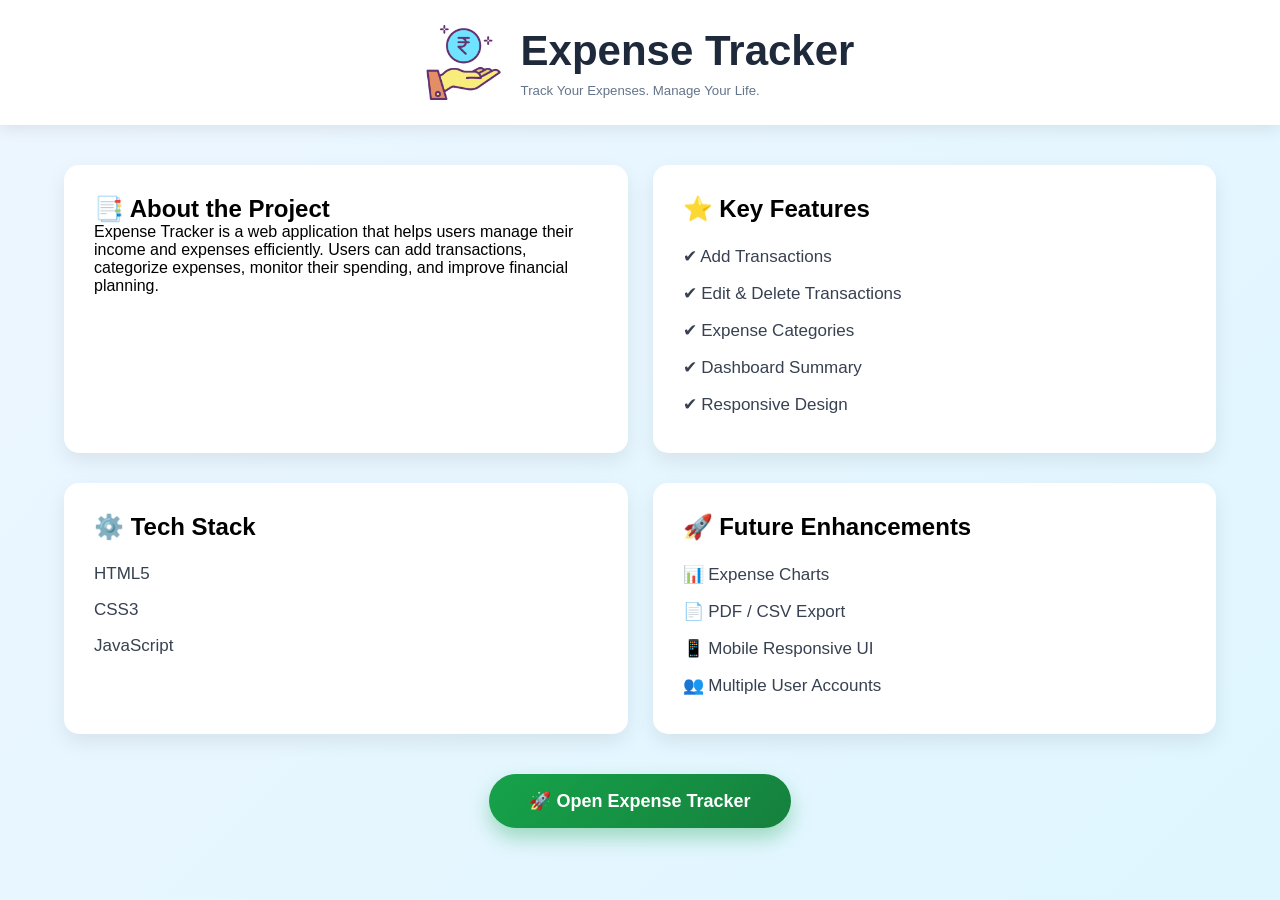
<file: index.html>
<!doctype html>
<html lang="en">
  <head>
    <meta charset="UTF-8" />
    <meta name="viewport" content="width=device-width, initial-scale=1.0" />
    <title>Expense Tracker</title>

    <link rel="stylesheet" href="styles.css" />
  </head>
  <body>
    <!-- Header -->
    <header>
      <img src="ruppee.jpg" alt="Expense Tracker Logo" class="exSym" />

      <div class="title">
        <h1>Expense Tracker</h1>
        <h5>Track Your Expenses. Manage Your Life.</h5>
      </div>
    </header>

    <!-- Project Cards -->
    <div class="container">
      <div class="card">
        <section>
          <h1>📑 About the Project</h1>

          <p>
            Expense Tracker is a web application that helps users manage their
            income and expenses efficiently. Users can add transactions,
            categorize expenses, monitor their spending, and improve financial
            planning.
          </p>
        </section>

        <section>
          <h1>⭐ Key Features</h1>

          <ul>
            <li>✔ Add Transactions</li>
            <li>✔ Edit & Delete Transactions</li>
            <li>✔ Expense Categories</li>
            <li>✔ Dashboard Summary</li>
            <li>✔ Responsive Design</li>
          </ul>
        </section>
      </div>

      <div class="card">
        <section>
          <h1>⚙️ Tech Stack</h1>

          <ul>
            <li>HTML5</li>
            <li>CSS3</li>
            <li>JavaScript</li>
          </ul>
        </section>

        <section>
          <h1>🚀 Future Enhancements</h1>

          <ul>
            <li>📊 Expense Charts</li>
            <li>📄 PDF / CSV Export</li>
            <li>📱 Mobile Responsive UI</li>
            <li>👥 Multiple User Accounts</li>
          </ul>
        </section>
      </div>

      <button class="left-remove">🚀 Open Expense Tracker</button>
    </div>

    <script src="index.js"></script>
  </body>
</html>
</file>
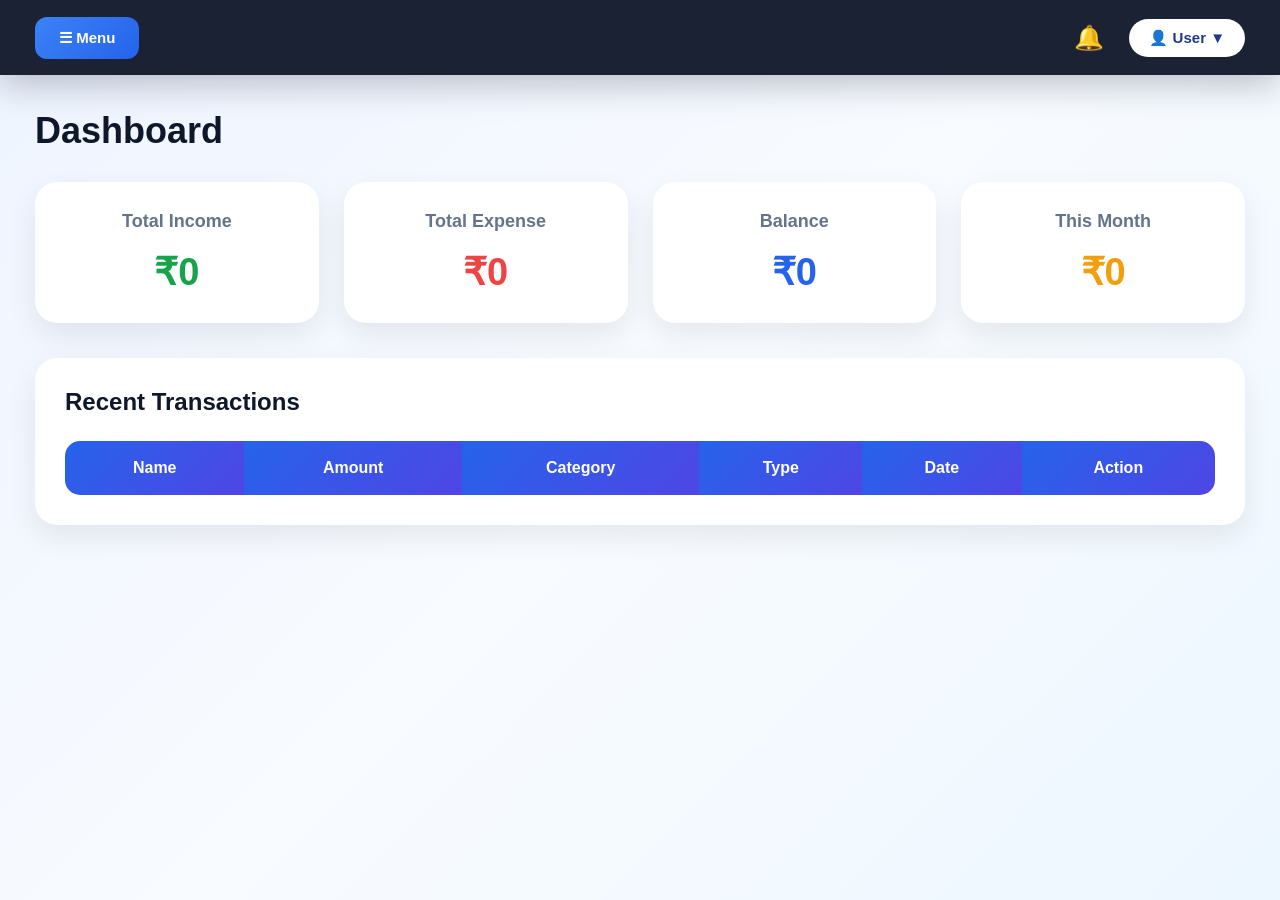
<file: dash.html>
<!doctype html>
<html lang="en">
  <head>
    <meta charset="UTF-8" />
    <meta name="viewport" content="width=device-width, initial-scale=1.0" />
    <title>Expense Tracker Dashboard</title>

    <link rel="stylesheet" href="dashboard.css" />
  </head>

  <body>
    <!-- Navbar -->
    <nav>
      <button class="menu">☰ Menu</button>

      <div class="nav-right">
        <span class="notification">🔔</span>

        <button class="profile">👤 User ▼</button>
      </div>
    </nav>

    <!-- Profile Menu -->

    <div class="rightbar inactive">
      <h3>👤 My Profile</h3>
      <h3>✏️ Update Profile</h3>
      <h3>👥 Manage Profiles</h3>
      <h3 class="logout">🚪 Logout</h3>
    </div>

    <div class="main">
      <!-- Sidebar -->

      <div class="sidebar inactive">
        <h3>🏠 Dashboard</h3>

        <h3 class="recent">💳 Transactions</h3>

        <h3 class="transact">➕ Add Transaction</h3>

        <h3>📂 Categories</h3>

        <h3>📊 Reports</h3>
      </div>

      <!-- Main Content -->

      <div class="content">
        <h1>Dashboard</h1>

        <!-- Dashboard Cards -->

        <div class="dash">
          <section>
            <h3>Total Income</h3>
            <h2 class="income">₹0</h2>
          </section>

          <section>
            <h3>Total Expense</h3>
            <h2 class="expense">₹0</h2>
          </section>

          <section>
            <h3>Balance</h3>
            <h2 class="balance">₹0</h2>
          </section>

          <section>
            <h3>This Month</h3>
            <h2 class="month">₹0</h2>
          </section>
        </div>

        <!-- Recent Transactions -->

        <div class="overview">
          <h2>Recent Transactions</h2>

          <table>
            <thead>
              <tr>
                <th>Name</th>
                <th>Amount</th>
                <th>Category</th>
                <th>Type</th>
                <th>Date</th>
                <th>Action</th>
              </tr>
            </thead>

            <tbody id="Transaction-add-tab"></tbody>
          </table>
        </div>

        <!-- Add Transaction Popup -->

        <div class="add-container inactive">
          <h2>Add Transaction</h2>

          <section class="transaction-form">
            <label for="name"> Transaction Name </label>

            <input
              type="text"
              id="name"
              placeholder="Ex: Salary, Petrol, Food"
            />

            <label for="amount"> Amount </label>

            <input type="number" id="amount" placeholder="Enter Amount" />

            <label for="category"> Category </label>

            <select id="category">
              <option value="">-- Select Category --</option>

              <option value="Salary">💸 Salary</option>

              <option value="Food">🍔 Food</option>

              <option value="Grocery">🛒 Grocery</option>

              <option value="Transportation">🚌 Transportation</option>

              <option value="Fuel">⛽ Fuel</option>

              <option value="Water Bill">💧 Water Bill</option>

              <option value="Healthcare">🏥 Healthcare</option>

              <option value="Entertainment">🎬 Entertainment</option>

              <option value="Other">📦 Other</option>
            </select>

            <label> Transaction Type </label>

            <div class="radio-group">
              <input type="radio" id="income" name="type" value="Income" />

              <label for="income"> Income </label>

              <input type="radio" id="expense" name="type" value="Expense" />

              <label for="expense"> Expense </label>
            </div>

            <label for="date"> Date </label>

            <input type="date" id="date" />

            <button type="button" id="addBtn" class="addBtn">
              ➕ Add Transaction
            </button>
          </section>
        </div>
      </div>
    </div>

    <script src="dashboard.js"></script>
    <script src="add.js"></script>
  </body>
</html>
</file>
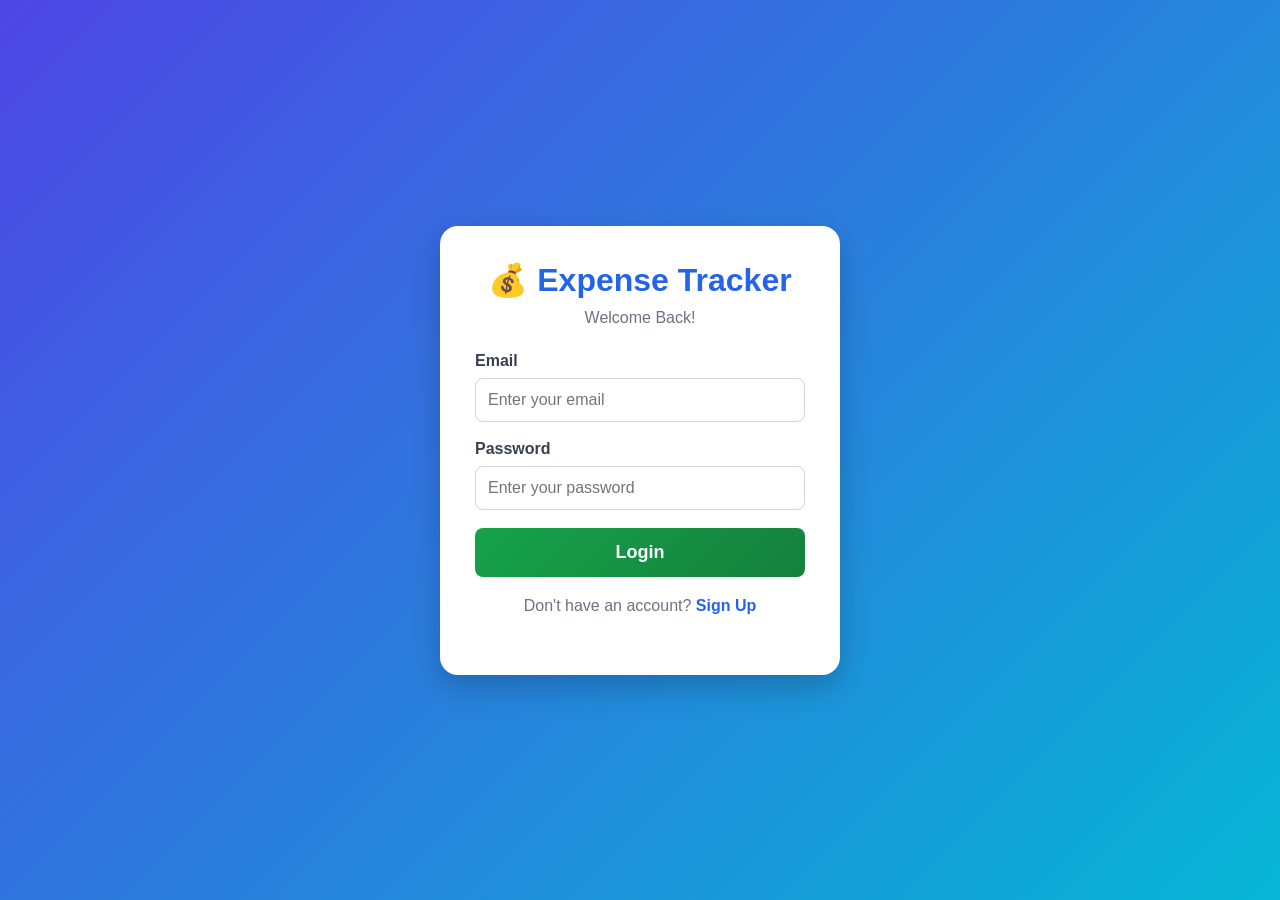
<file: login.html>
<!doctype html>
<html lang="en">
  <head>
    <meta charset="UTF-8" />
    <meta name="viewport" content="width=device-width, initial-scale=1.0" />
    <title>Login - Expense Tracker</title>

    <link rel="stylesheet" href="auth.css" />
  </head>

  <body>
    <div class="login-container">
      <div class="login-card">
        <h1>💰 Expense Tracker</h1>

        <p>Welcome Back!</p>

        <form>
          <div class="input-box">
            <label>Email</label>
            <input
              type="email"
              id="email"
              placeholder="Enter your email"
              required
            />
          </div>

          <div class="input-box">
            <label>Password</label>
            <input
              type="password"
              id="password"
              placeholder="Enter your password"
              required
            />
          </div>

          <button type="button" class="login-btn">Login</button>
        </form>

        <p class="signup-text">
          Don't have an account?
          <a href="signup.html">Sign Up</a>
        </p>
      </div>
    </div>

    <script src="login.js"></script>
  </body>
</html>
</file>
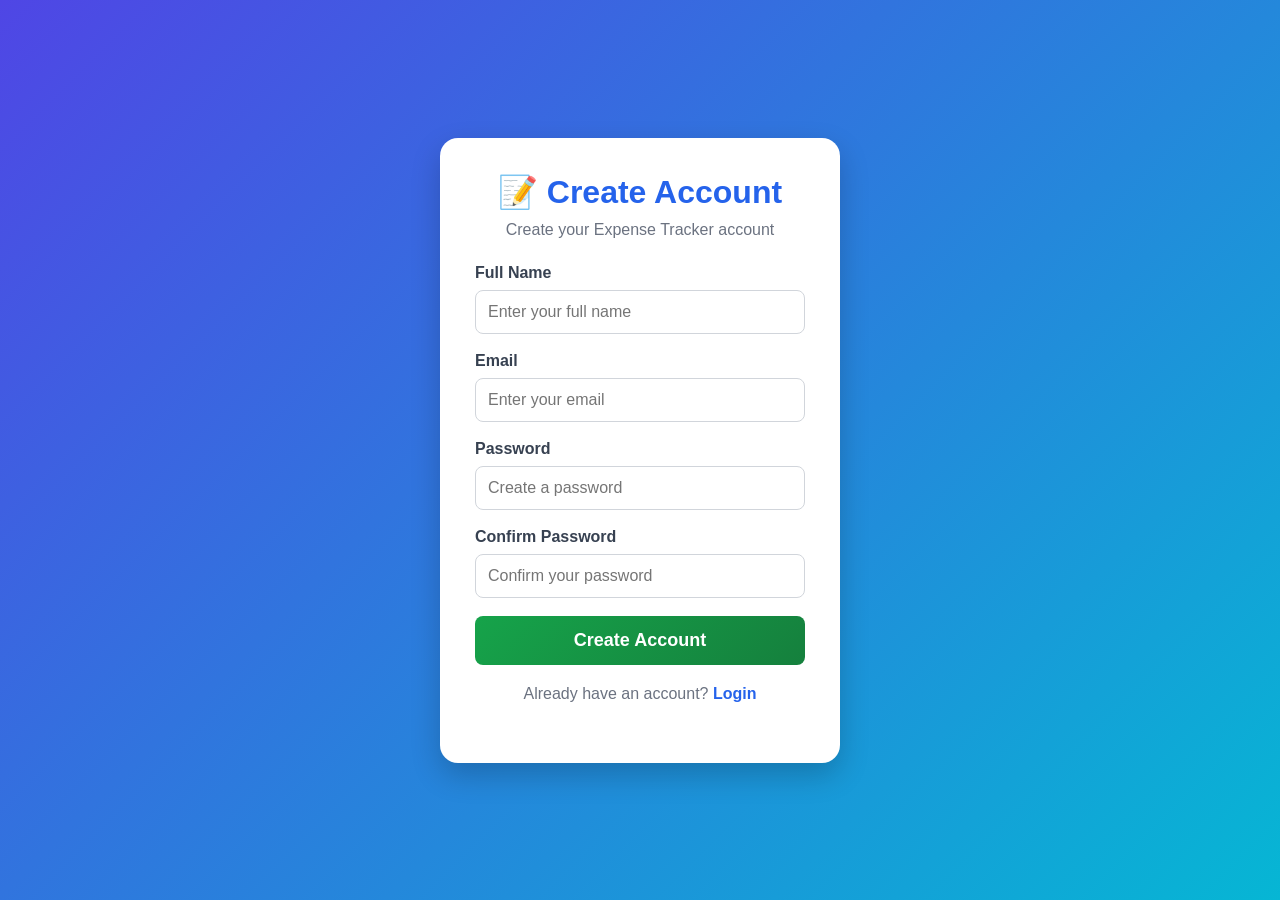
<file: signup.html>
<!doctype html>
<html lang="en">
  <head>
    <meta charset="UTF-8" />
    <meta name="viewport" content="width=device-width, initial-scale=1.0" />
    <title>Sign Up - Expense Tracker</title>

    <link rel="stylesheet" href="auth.css" />
  </head>

  <body>
    <div class="login-container">
      <div class="login-card">
        <h1>📝 Create Account</h1>

        <p>Create your Expense Tracker account</p>

        <form>
          <div class="input-box">
            <label>Full Name</label>
            <input
              type="text"
              id="name"
              placeholder="Enter your full name"
              required
            />
          </div>

          <div class="input-box">
            <label>Email</label>
            <input
              type="email"
              id="email"
              placeholder="Enter your email"
              required
            />
          </div>

          <div class="input-box">
            <label>Password</label>
            <input
              type="password"
              id="password"
              placeholder="Create a password"
              required
            />
          </div>

          <div class="input-box">
            <label>Confirm Password</label>
            <input
              type="password"
              id="confirmPassword"
              placeholder="Confirm your password"
              required
            />
          </div>

          <button type="button" class="signup-btn">Create Account</button>
        </form>

        <p class="signup-text">
          Already have an account?
          <a href="login.html">Login</a>
        </p>
      </div>
    </div>

    <script src="signup.js"></script>
  </body>
</html>
</file>
<file: styles.css>
* {
  margin: 0;
  padding: 0;
  box-sizing: border-box;
  font-family: "Segoe UI", Tahoma, Geneva, Verdana, sans-serif;
}

body {
  background: linear-gradient(135deg, #eef6ff, #dff6ff);
  min-height: 100vh;
}

/* ===========================
   HEADER
=========================== */

header {
  display: flex;
  justify-content: center;
  align-items: center;
  gap: 20px;
  background: #fff;
  padding: 25px;
  box-shadow: 0 5px 15px rgba(0, 0, 0, 0.08);
}

.exSym {
  width: 75px;
  transition: 0.3s;
}

.exSym:hover {
  transform: scale(1.1) rotate(10deg);
}

.title h1 {
  font-size: 42px;
  color: #1e293b;
}

.title h5 {
  color: #64748b;
  margin-top: 8px;
  font-weight: 500;
}

/* ===========================
   CONTAINER
=========================== */

.container {
  width: 90%;
  max-width: 1200px;
  margin: 40px auto;
}

.card {
  display: flex;
  gap: 25px;
  margin-bottom: 30px;
}

section {
  flex: 1;
  background: #fff;
  border-radius: 15px;
  padding: 30px;
  box-shadow: 0 8px 20px rgba(0, 0, 0, 0.08);
  transition: 0.3s;
}

section:hover {
  transform: translateY(-8px);
  box-shadow: 0 15px 30px rgba(0, 0, 0, 0.15);
  background: linear-gradient(135deg, #2563eb, #4338ca);
  color: white;
}

section:hover h1 {
  color: white;
}

section:hover p {
  color: white;
}

section:hover li {
  color: white;
}

section ul {
  margin-top: 15px;
}

section li {
  list-style: none;
  padding: 8px 0;
  color: #374151;
  font-size: 17px;
}

/* ===========================
   BUTTON
=========================== */

.left-remove {
  display: block;
  margin: 40px auto;
  padding: 16px 40px;
  border: none;
  border-radius: 40px;
  background: linear-gradient(135deg, #16a34a, #15803d);
  color: #fff;
  font-size: 18px;
  font-weight: bold;
  cursor: pointer;
  transition: 0.3s;
  box-shadow: 0 10px 20px rgba(22, 163, 74, 0.35);
}

.left-remove:hover {
  transform: translateY(-5px);
  box-shadow: 0 15px 30px rgba(22, 163, 74, 0.45);
}

.left-remove:active {
  transform: scale(0.97);
}

/* ===========================
   MOBILE
=========================== */

@media (max-width: 768px) {
  header {
    flex-direction: column;
    text-align: center;
  }

  .title h1 {
    font-size: 34px;
  }

  .card {
    flex-direction: column;
  }

  .left-remove {
    width: 100%;
  }
}
</file>
<file: dashboard.css>
* {
  margin: 0;
  padding: 0;
  box-sizing: border-box;
  font-family: "Poppins", sans-serif;
}

html {
  scroll-behavior: smooth;
}

body {
  background: linear-gradient(135deg, #eef4ff, #f8fbff, #edf7ff);
  color: #1e293b;
  min-height: 100vh;
}

nav {
  height: 75px;
  display: flex;
  justify-content: space-between;
  align-items: center;
  padding: 0 35px;
  background: rgba(15, 23, 42, 0.95);
  backdrop-filter: blur(18px);
  box-shadow: 0 10px 35px rgba(15, 23, 42, 0.25);
  position: sticky;
  top: 0;
  z-index: 1000;
}

.menu {
  padding: 12px 24px;
  border: none;
  border-radius: 12px;
  cursor: pointer;
  font-size: 15px;
  font-weight: 600;
  color: white;
  background: linear-gradient(135deg, #3b82f6, #2563eb);
  transition: 0.35s;
}

.menu:hover {
  transform: translateY(-3px);
  box-shadow: 0 15px 30px rgba(37, 99, 235, 0.35);
}

.nav-right {
  display: flex;
  align-items: center;
  gap: 25px;
}

.notification {
  font-size: 24px;
  cursor: pointer;
  transition: 0.3s;
}

.notification:hover {
  transform: rotate(18deg) scale(1.2);
}

.profile {
  background: white;
  border: none;
  border-radius: 40px;
  padding: 10px 20px;
  font-size: 15px;
  font-weight: 600;
  color: #1e3a8a;
  cursor: pointer;
  transition: 0.3s;
}

.profile:hover {
  transform: scale(1.05);
  box-shadow: 0 10px 20px rgba(59, 130, 246, 0.25);
}

.rightbar {
  position: absolute;
  top: 85px;
  right: 20px;
  width: 240px;
  background: white;
  border-radius: 18px;
  overflow: hidden;
  box-shadow: 0 20px 40px rgba(0, 0, 0, 0.18);
  z-index: 999;
}

.rightbar h3 {
  padding: 16px 20px;
  cursor: pointer;
  color: #334155;
  transition: 0.3s;
}

.rightbar h3:hover {
  background: #eef4ff;
  color: #2563eb;
}

.main {
  display: flex;
}

.sidebar {
  width: 250px;
  min-height: calc(100vh - 75px);
  background: linear-gradient(180deg, #0f172a, #1e293b);
  color: white;
  padding: 22px;
  box-shadow: 10px 0 30px rgba(0, 0, 0, 0.15);
}

.sidebar h3 {
  padding: 16px;
  margin-bottom: 12px;
  border-radius: 12px;
  cursor: pointer;
  font-size: 17px;
  font-weight: 500;
  transition: 0.35s;
}

.sidebar h3:hover {
  background: linear-gradient(135deg, #2563eb, #4f46e5);
  transform: translateX(8px);
}

.inactive {
  display: none;
}
.content {
  flex: 1;
  padding: 35px;
}

.content h1 {
  font-size: 36px;
  font-weight: 700;
  color: #0f172a;
  margin-bottom: 30px;
}

.dash {
  display: grid;
  grid-template-columns: repeat(auto-fit, minmax(230px, 1fr));
  gap: 25px;
  margin-bottom: 35px;
}

.dash section {
  background: white;
  border-radius: 22px;
  padding: 28px;
  text-align: center;
  box-shadow: 0 12px 30px rgba(0, 0, 0, 0.08);
  border: 1px solid rgba(255, 255, 255, 0.3);
  transition: 0.35s;
}

.dash section:hover {
  transform: translateY(-10px);
  box-shadow: 0 20px 40px rgba(37, 99, 235, 0.18);
}

.dash h3 {
  color: #64748b;
  margin-bottom: 18px;
  font-size: 18px;
  font-weight: 600;
}

.income {
  color: #16a34a;
  font-size: 38px;
  font-weight: 700;
}

.expense {
  color: #ef4444;
  font-size: 38px;
  font-weight: 700;
}

.balance {
  color: #2563eb;
  font-size: 38px;
  font-weight: 700;
}

.month {
  color: #f59e0b;
  font-size: 38px;
  font-weight: 700;
}

.overview {
  background: white;
  border-radius: 22px;
  padding: 30px;
  box-shadow: 0 12px 30px rgba(0, 0, 0, 0.08);
}

.overview h2 {
  color: #0f172a;
  margin-bottom: 25px;
}

table {
  width: 100%;
  border-collapse: collapse;
  overflow: hidden;
  border-radius: 15px;
}

th {
  background: linear-gradient(135deg, #2563eb, #4f46e5);
  color: white;
  padding: 18px;
  font-size: 16px;
}

td {
  padding: 16px;
  text-align: center;
  border-bottom: 1px solid #e2e8f0;
}

tbody tr {
  transition: 0.3s;
}

tbody tr:hover {
  background: #eef4ff;
}

.logout {
  color: #ef4444 !important;
}

.logout:hover {
  background: #fee2e2 !important;
}

.add-container {
  position: fixed;
  top: 50%;
  left: 50%;
  transform: translate(-50%, -50%);
  width: 620px;
  background: white;
  border-radius: 24px;
  padding: 35px;
  box-shadow: 0 30px 70px rgba(0, 0, 0, 0.28);
  animation: popup 0.35s ease;
  z-index: 2000;
}

@keyframes popup {
  from {
    opacity: 0;
    transform: translate(-50%, -45%) scale(0.9);
  }

  to {
    opacity: 1;
    transform: translate(-50%, -50%) scale(1);
  }
}

.transaction-form {
  display: grid;
  grid-template-columns: repeat(2, 1fr);
  gap: 18px;
}

.transaction-form label {
  font-weight: 600;
  color: #334155;
}

.transaction-form input,
.transaction-form select {
  width: 100%;
  padding: 13px;
  border: 1px solid #d1d5db;
  border-radius: 12px;
  font-size: 15px;
  transition: 0.3s;
}

.transaction-form input:focus,
.transaction-form select:focus {
  outline: none;
  border-color: #2563eb;
  box-shadow: 0 0 0 4px rgba(37, 99, 235, 0.15);
}

.radio-group {
  display: flex;
  align-items: center;
  gap: 18px;
}

.addBtn {
  grid-column: 1/3;
  width: 240px;
  justify-self: center;
  padding: 15px;
  border: none;
  border-radius: 12px;
  background: linear-gradient(135deg, #2563eb, #4f46e5);
  color: white;
  font-size: 17px;
  font-weight: 600;
  cursor: pointer;
  transition: 0.3s;
}

.addBtn:hover {
  transform: translateY(-3px);
  box-shadow: 0 18px 35px rgba(37, 99, 235, 0.35);
}

.deleteBtn {
  border: none;
  background: linear-gradient(135deg, #ef4444, #dc2626);
  color: white;
  padding: 9px 16px;
  border-radius: 10px;
  cursor: pointer;
  font-weight: 600;
  transition: 0.3s;
}

.deleteBtn:hover {
  transform: scale(1.08);
}

.chart-container {
  margin-top: 35px;
  background: white;
  border-radius: 22px;
  padding: 30px;
  box-shadow: 0 12px 30px rgba(0, 0, 0, 0.08);
}

#expenseChart {
  width: 450px;
  height: 450px;
  margin: auto;
}

.highlight {
  box-shadow: 0 0 30px rgba(37, 99, 235, 0.35);
  transition: 0.5s;
}

::-webkit-scrollbar {
  width: 8px;
}

::-webkit-scrollbar-thumb {
  background: #2563eb;
  border-radius: 20px;
}

::-webkit-scrollbar-thumb:hover {
  background: #1d4ed8;
}

@media (max-width: 768px) {
  .main {
    flex-direction: column;
  }

  .sidebar {
    width: 100%;
    min-height: auto;
  }

  .content {
    padding: 20px;
  }

  .add-container {
    width: 95%;
  }

  .transaction-form {
    grid-template-columns: 1fr;
  }

  .addBtn {
    grid-column: 1;
    width: 100%;
  }

  .dash {
    grid-template-columns: 1fr;
  }
}
</file>
<file: auth.css>
* {
  margin: 0;
  padding: 0;
  box-sizing: border-box;
  font-family: "Segoe UI", Tahoma, Geneva, Verdana, sans-serif;
}

body {
  background: linear-gradient(135deg, #4f46e5, #06b6d4);
  min-height: 100vh;
  display: flex;
  justify-content: center;
  align-items: center;
}

/* ===========================
   LOGIN / SIGNUP CARD
=========================== */

.login-container {
  width: 100%;
  display: flex;
  justify-content: center;
  align-items: center;
}

.login-card {
  width: 400px;
  background: #ffffff;
  padding: 35px;
  border-radius: 18px;
  box-shadow: 0 12px 30px rgba(0, 0, 0, 0.2);
}

.login-card h1 {
  text-align: center;
  color: #2563eb;
  margin-bottom: 10px;
}

.login-card p {
  text-align: center;
  color: #6b7280;
  margin-bottom: 25px;
}

/* ===========================
   INPUTS
=========================== */

.input-box {
  display: flex;
  flex-direction: column;
  margin-bottom: 18px;
}

.input-box label {
  margin-bottom: 8px;
  font-weight: 600;
  color: #374151;
}

.input-box input {
  padding: 12px;
  border: 1px solid #d1d5db;
  border-radius: 8px;
  font-size: 16px;
  outline: none;
  transition: 0.3s;
}

.input-box input:focus {
  border-color: #2563eb;
  box-shadow: 0 0 6px rgba(37, 99, 235, 0.3);
}

/* ===========================
   BUTTON
=========================== */

.login-btn {
  width: 100%;
  padding: 14px;
  border: none;
  border-radius: 8px;
  background: linear-gradient(135deg, #16a34a, #15803d);
  color: white;
  font-size: 18px;
  font-weight: bold;
  cursor: pointer;
  transition: 0.3s;
}

.login-btn:hover {
  transform: translateY(-2px);
  box-shadow: 0 8px 20px rgba(22, 163, 74, 0.3);
}

/* ===========================
   SIGNUP LINK
=========================== */

.signup-text {
  margin-top: 20px;
  text-align: center;
}

.signup-text a {
  text-decoration: none;
  color: #2563eb;
  font-weight: bold;
}

.signup-text a:hover {
  text-decoration: underline;
}

/* ===========================
   MOBILE
=========================== */

@media (max-width: 480px) {
  .login-card {
    width: 90%;
    padding: 25px;
  }
}
.signup-btn {
  width: 100%;
  padding: 14px;
  border: none;
  border-radius: 8px;
  background: linear-gradient(135deg, #16a34a, #15803d);
  color: white;
  font-size: 18px;
  font-weight: bold;
  cursor: pointer;
  transition: 0.3s;
}

.signup-btn:hover {
  transform: translateY(-2px);
  box-shadow: 0 8px 20px rgba(22, 163, 74, 0.3);
}
</file>
